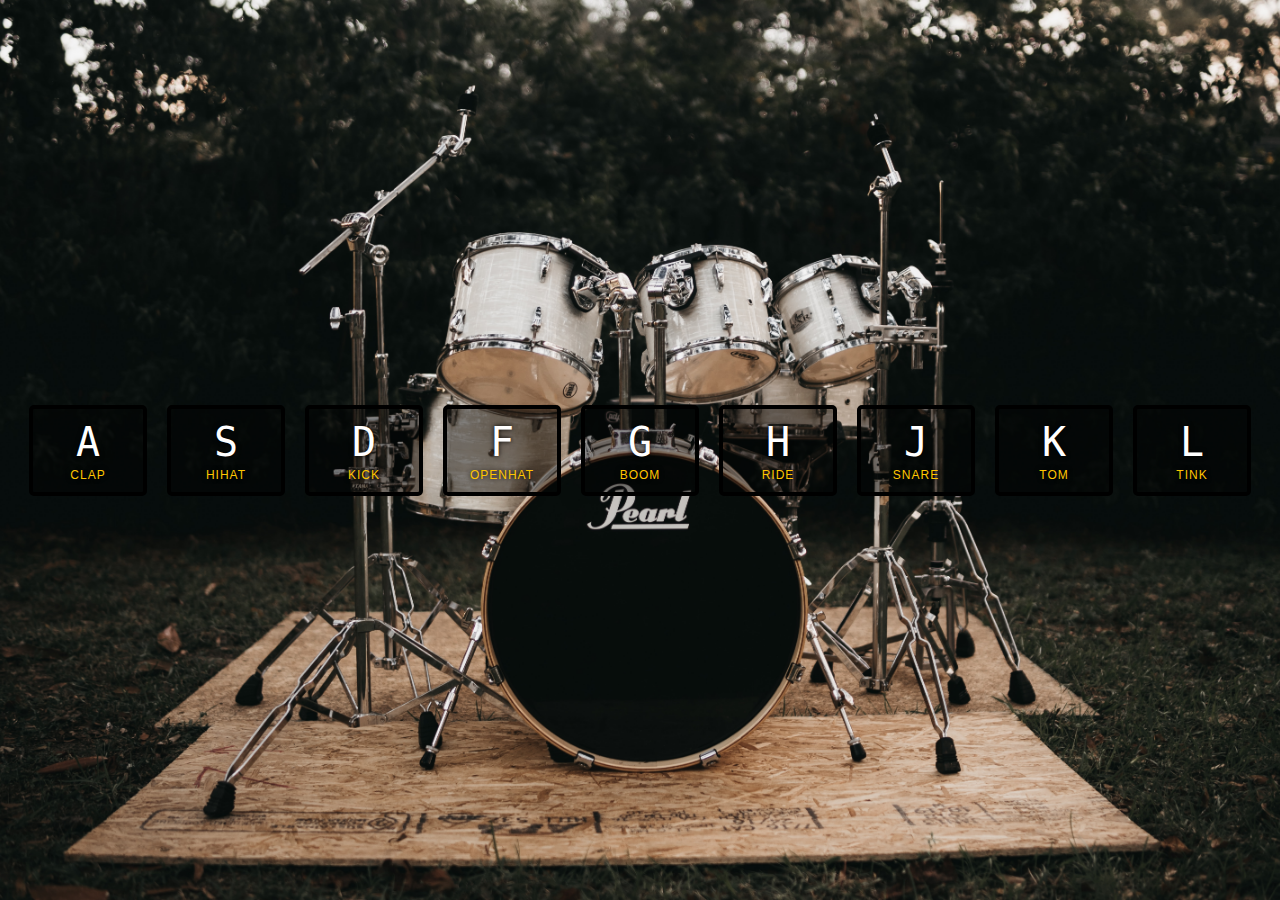
<file: day1 - Drum Kit/index.html>
<!DOCTYPE html>
<html lang="en">

<head>
  <meta charset="UTF-8">
  <title>JS Drum Kit</title>
  <link rel="stylesheet" href="style.css">
</head>

<body>

  <div class="keys">
    <div data-key="65" class="key">
      <kbd>A</kbd>
      <span class="sound">clap</span>
    </div>
    <div data-key="83" class="key">
      <kbd>S</kbd>
      <span class="sound">hihat</span>
    </div>
    <div data-key="68" class="key">
      <kbd>D</kbd>
      <span class="sound">kick</span>
    </div>
    <div data-key="70" class="key">
      <kbd>F</kbd>
      <span class="sound">openhat</span>
    </div>
    <div data-key="71" class="key">
      <kbd>G</kbd>
      <span class="sound">boom</span>
    </div>
    <div data-key="72" class="key">
      <kbd>H</kbd>
      <span class="sound">ride</span>
    </div>
    <div data-key="74" class="key">
      <kbd>J</kbd>
      <span class="sound">snare</span>
    </div>
    <div data-key="75" class="key">
      <kbd>K</kbd>
      <span class="sound">tom</span>
    </div>
    <div data-key="76" class="key">
      <kbd>L</kbd>
      <span class="sound">tink</span>
    </div>
  </div>

  <audio data-key="65" src="sounds/clap.wav"></audio>
  <audio data-key="83" src="sounds/hihat.wav"></audio>
  <audio data-key="68" src="sounds/kick.wav"></audio>
  <audio data-key="70" src="sounds/openhat.wav"></audio>
  <audio data-key="71" src="sounds/boom.wav"></audio>
  <audio data-key="72" src="sounds/ride.wav"></audio>
  <audio data-key="74" src="sounds/snare.wav"></audio>
  <audio data-key="75" src="sounds/tom.wav"></audio>
  <audio data-key="76" src="sounds/tink.wav"></audio>

  <script type="text/javascript" src="main.js"></script>

</body>

</html>
</file>
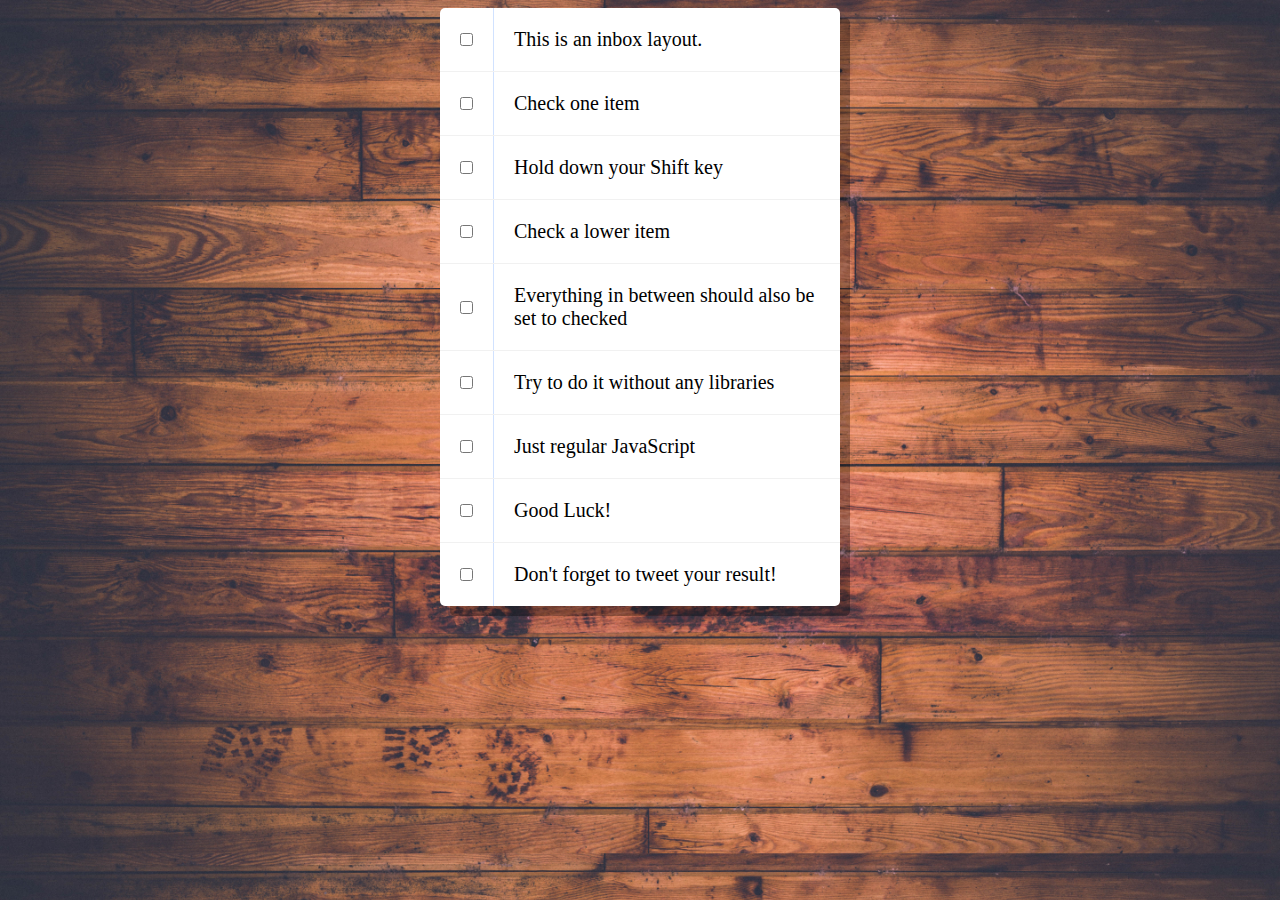
<file: day10 - Hold Shift to Check Multiples Checkboxes/index.html>
<!DOCTYPE html>
<html lang="en">

<head>
  <meta charset="UTF-8">
  <meta name="viewport" content="width=device-width, initial-scale=1.0">
  <meta http-equiv="X-UA-Compatible" content="ie=edge">
  <link rel="stylesheet" href="style.css">
  <title>Checkboxes</title>
</head>

<body>
  <div class="inbox">
    <div class="item">
      <input type="checkbox">
      <p>This is an inbox layout.</p>
    </div>
    <div class="item">
      <input type="checkbox">
      <p>Check one item</p>
    </div>
    <div class="item">
      <input type="checkbox">
      <p>Hold down your Shift key</p>
    </div>
    <div class="item">
      <input type="checkbox">
      <p>Check a lower item</p>
    </div>
    <div class="item">
      <input type="checkbox">
      <p>Everything in between should also be set to checked</p>
    </div>
    <div class="item">
      <input type="checkbox">
      <p>Try to do it without any libraries</p>
    </div>
    <div class="item">
      <input type="checkbox">
      <p>Just regular JavaScript</p>
    </div>
    <div class="item">
      <input type="checkbox">
      <p>Good Luck!</p>
    </div>
    <div class="item">
      <input type="checkbox">
      <p>Don't forget to tweet your result!</p>
    </div>
  </div>
</body>

</html>
</file>
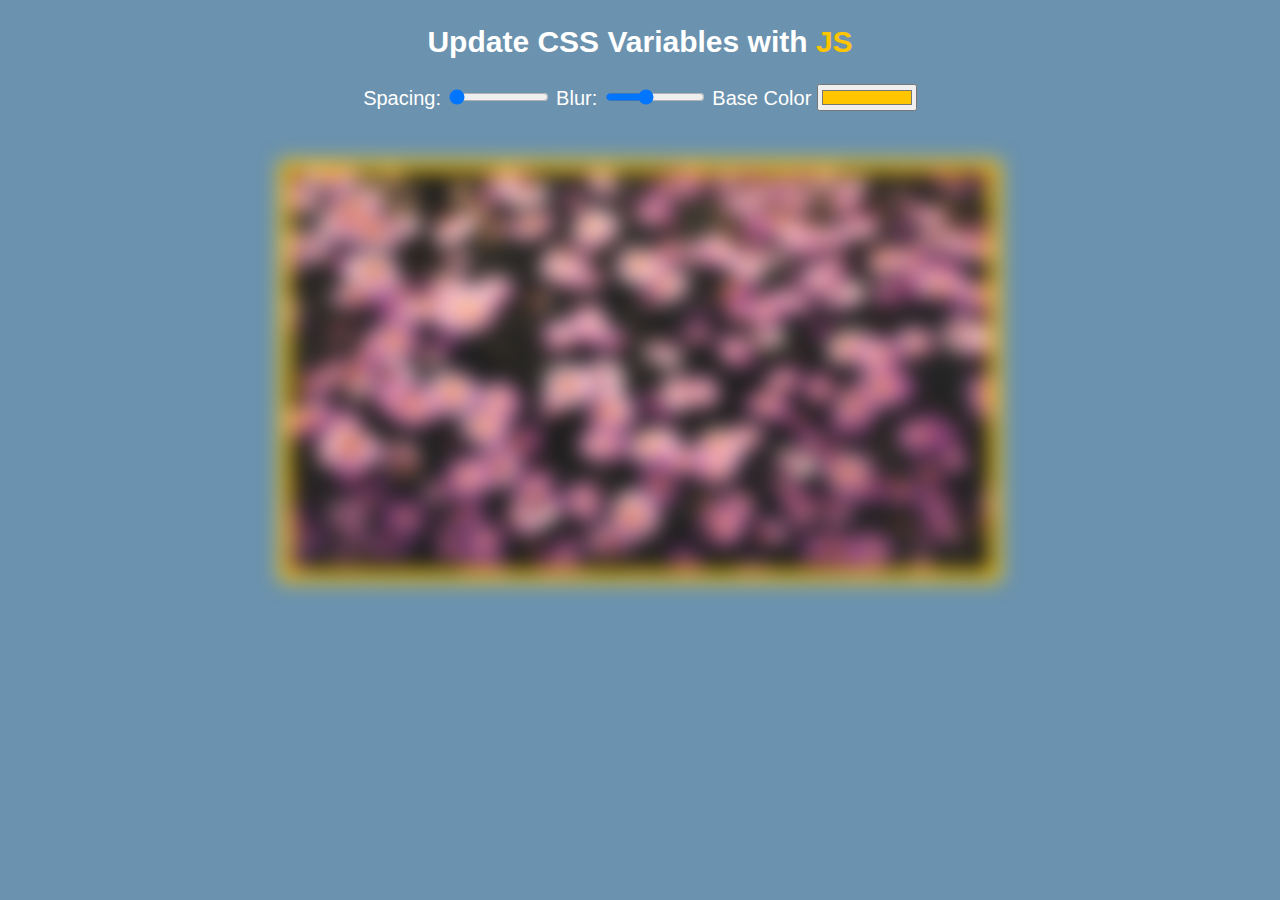
<file: day3 - Update CSS var with JS/index.html>
<!DOCTYPE html>
<html lang="en">

<head>
  <meta charset="UTF-8">
  <meta name="viewport" content="width=device-width, initial-scale=1.0">
  <meta http-equiv="X-UA-Compatible" content="ie=edge">
  <link rel="stylesheet" href="style.css">
  <title>CSS Variables and JS</title>
</head>

<body>
  <h2>Update CSS Variables with <span class='hl'>JS</span></h2>

  <div class="controls">
    <label for="spacing">Spacing:</label>
    <input id="spacing" type="range" name="spacing" min="10" max="200" value="10" data-sizing="px">

    <label for="blur">Blur:</label>
    <input id="blur" type="range" name="blur" min="0" max="25" value="10" data-sizing="px">

    <label for="base">Base Color</label>
    <input id="base" type="color" name="base" value="#ffc600">
  </div>

  <img src="./images/flowers.jpg" width="700px" height="400px">

  <script type="text/javascript" src="./main.js"></script>
</body>

</html>
</file>
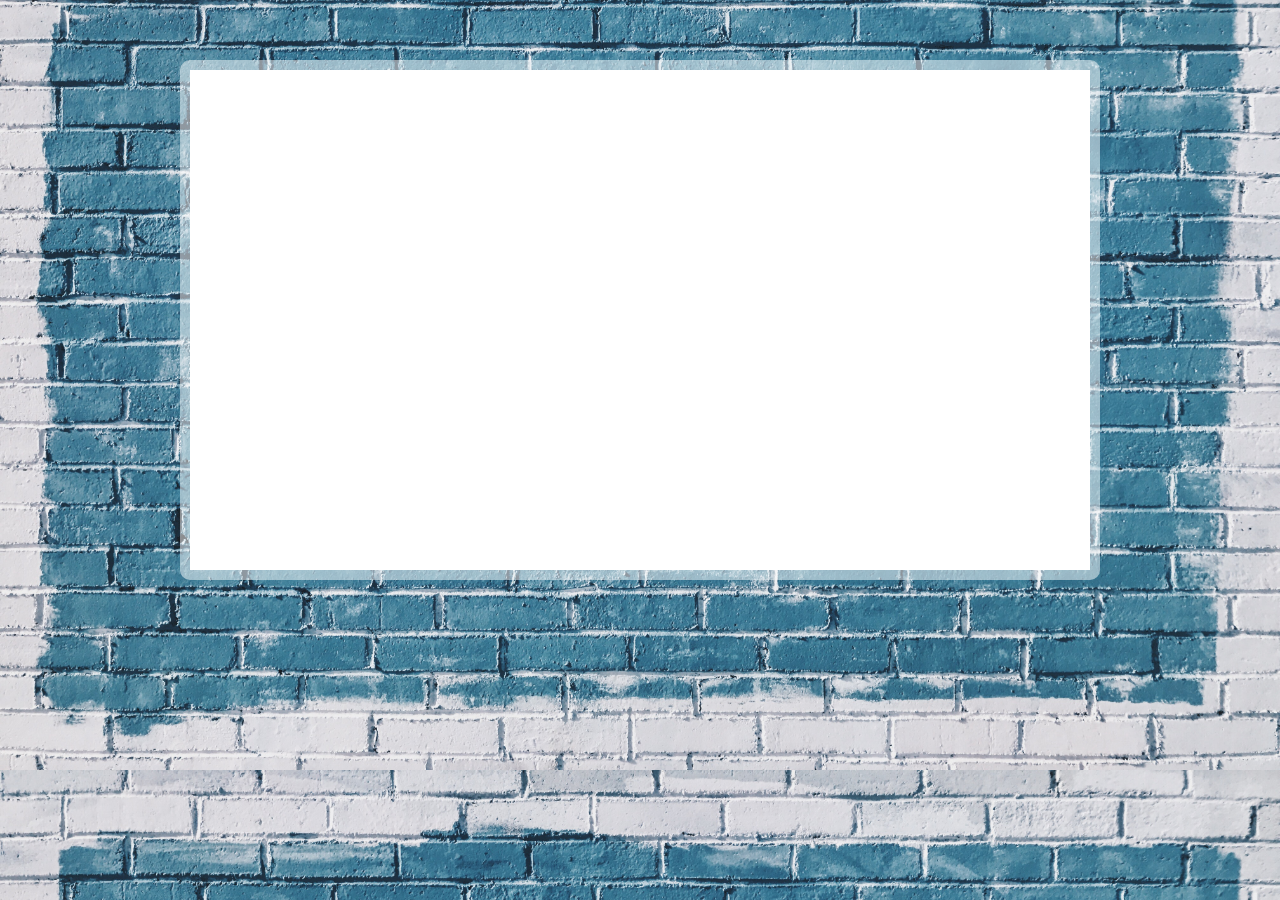
<file: day8 - HTML Canvas/index.html>
<!DOCTYPE html>
<html lang="en">

<head>
  <meta charset="UTF-8">
  <meta name="viewport" content="width=device-width, initial-scale=1.0">
  <meta http-equiv="X-UA-Compatible" content="ie=edge">
  <link rel="stylesheet" href="style.css">
  <title>Fun with HTML Canvas</title>
</head>

<body>
  <canvas id="draw" width="800" height="800"></canvas>
  <script type="text/javascript" src="./main.js"></script>
</body>

</html>
</file>
<file: day1 - Drum Kit/style.css>
html {
  font-size: 10px;
  background: url("./images/drum.jpg") center;
  background-size: cover;
}

body,
html {
  margin: 0;
  padding: 0;
  font-family: sans-serif;
}

.keys {
  display: flex;
  flex: 1;
  min-height: 100vh;
  align-items: center;
  justify-content: center;
}

.key {
  border: 0.4rem solid black;
  border-radius: 0.5rem;
  margin: 1rem;
  font-size: 1.5rem;
  padding: 1rem 0.5rem;
  transition: all 0.07s ease;
  width: 10rem;
  text-align: center;
  color: white;
  background: rgba(0, 0, 0, 0.4);
  text-shadow: 0 0 0.5rem black;
}

.playing {
  transform: scale(1.1);
  border-color: #ffc600;
  box-shadow: 0 0 1rem #ffc600;
}

kbd {
  display: block;
  font-size: 4rem;
}

.sound {
  font-size: 1.2rem;
  text-transform: uppercase;
  letter-spacing: 0.1rem;
  color: #ffc600;
}
</file>
<file: day10 - Hold Shift to Check Multiples Checkboxes/style.css>
html {
  font-family: sans-serif;
  background-image: url("./images/keith-misner-h0Vxgz5tyXA-unsplash.jpg");
  background-size: cover;
}

.inbox {
  max-width: 400px;
  margin: auto;
  background: white;
  border-radius: 5px;
  box-shadow: 10px 10px 0 rgba(0, 0, 0, 0.3);
}

.item {
  display: flex;
  align-items: center;
  border-bottom: 1px solid #f1f1f1;
}

.item:last-child {
  border-bottom: 0;
}

input:checked + p {
  background: #f9f9f9;
  text-decoration: line-through;
}

input[type="checkbox"] {
  margin: 20px;
}

p {
  margin: 0;
  padding: 20px;
  transition: background 0.2s;
  flex: 1;
  font-family: "helvetica neue";
  font-size: 20px;
  font-weight: 200;
  border-left: 1px solid #d1e2ff;
}
</file>
<file: day3 - Update CSS var with JS/style.css>
body {
  text-align: center;
  background: rgba(44, 100, 139, 0.7);
  color: white;
  font-family: "helvetica neue", sans-serif;
  font-weight: 100;
  font-size: 20px;
}

.controls {
  margin-bottom: 50px;
}

input {
  width: 100px;
}

:root {
  --base: #ffc600;
  --spacing: 10px;
  --blur: 10px;
}

img {
  padding: var(--spacing);
  background: var(--base);
  filter: blur(var(--blur));
}

.hl {
  color: var(--base);
}
</file>
<file: day8 - HTML Canvas/style.css>
* {
  margin: 0;
  padding: 0;
  box-sizing: border-box;
}
body {
  background: url("./images/patrick-tomasso-QMDap1TAu0g-unsplash.jpg") center;
  background-size: cover;
  display: flex;
  justify-content: center;
  padding-top: 60px;
}

canvas {
  background-color: white;
  border-radius: 10px;
  background-clip: padding-box;
  border: 10px solid rgba(255, 255, 255, 0.5);
}
</file>
